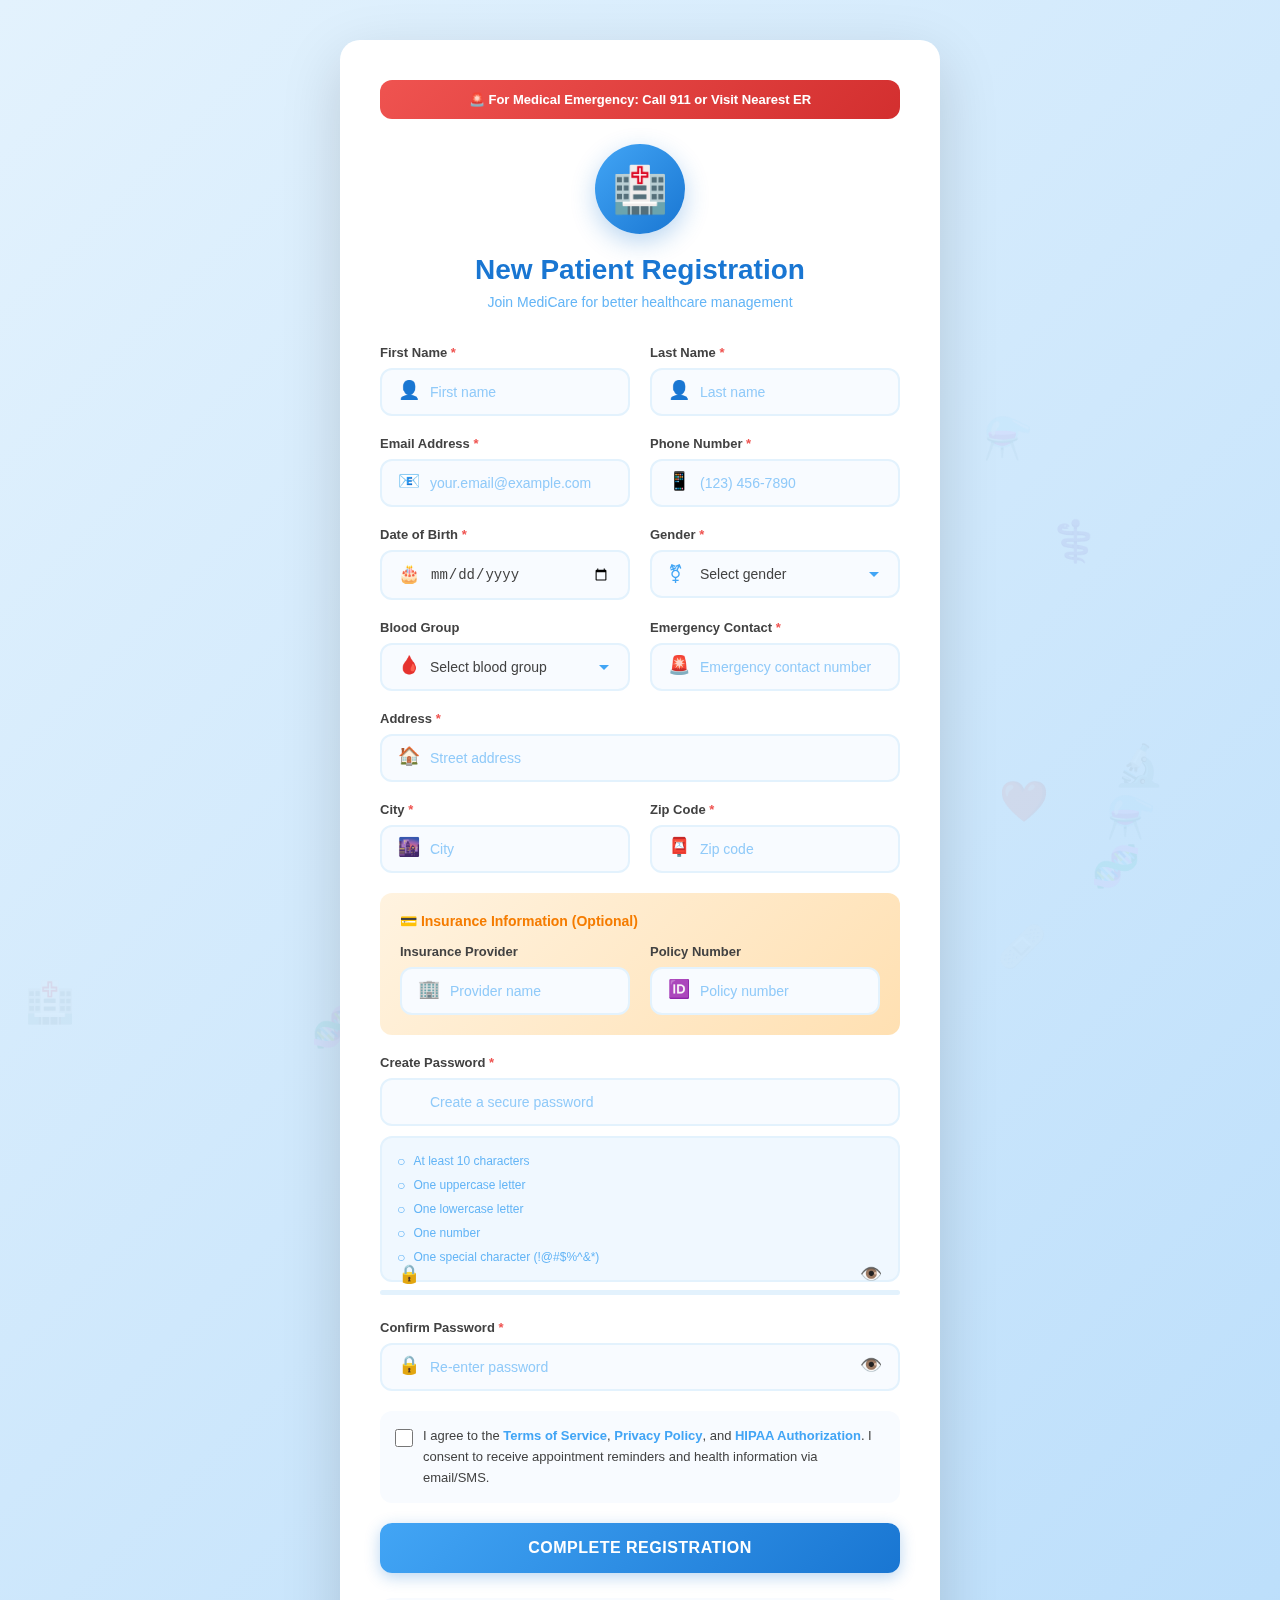
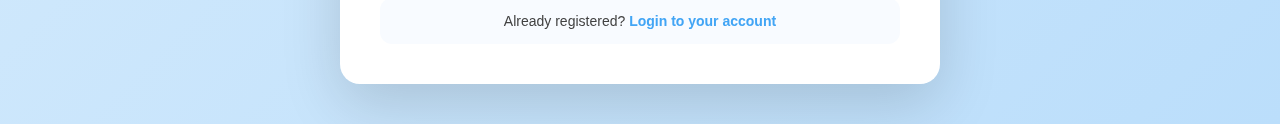
<file: index.html>
<!DOCTYPE html>
<html lang="en">
<head>
    <meta charset="UTF-8">
    <meta name="viewport" content="width=device-width, initial-scale=1.0">
    <title>MediCare - New Patient Registration</title>
    <link rel="stylesheet" href="style.css">
</head>
<body>
    <!-- Medical Background -->
    <div class="medical-icons" id="medicalIcons"></div>

    <!-- Signup Container -->
    <div class="signup-container">
        <div class="emergency-banner">
            🚨 For Medical Emergency: Call 911 or Visit Nearest ER
        </div>

        <div class="signup-header">
            <div class="logo">🏥</div>
            <h1>New Patient Registration</h1>
            <p>Join MediCare for better healthcare management</p>
        </div>

        <div class="error-message" id="errorMessage"></div>
        <div class="success-message" id="successMessage"></div>

        <form>
            <div class="form-grid">
                <div class="input-group">
                    <label>First Name <span class="required">*</span></label>
                    <span class="input-icon">👤</span>
                    <input type="text" id="firstName" placeholder="First name" required>
                </div>

                <div class="input-group">
                    <label>Last Name <span class="required">*</span></label>
                    <span class="input-icon">👤</span>
                    <input type="text" id="lastName" placeholder="Last name" required>
                </div>

                <div class="input-group">
                    <label>Email Address <span class="required">*</span></label>
                    <span class="input-icon">📧</span>
                    <input type="email" id="email" placeholder="your.email@example.com" required>
                </div>

                <div class="input-group">
                    <label>Phone Number <span class="required">*</span></label>
                    <span class="input-icon">📱</span>
                    <input type="tel" id="phone" placeholder="(123) 456-7890" required>
                </div>

                <div class="input-group">
                    <label>Date of Birth <span class="required">*</span></label>
                    <span class="input-icon">🎂</span>
                    <input type="date" id="dob" required>
                </div>

                <div class="input-group">
                    <label>Gender <span class="required">*</span></label>
                    <span class="input-icon">⚧</span>
                    <select id="gender" required>
                        <option value="">Select gender</option>
                        <option value="male">Male</option>
                        <option value="female">Female</option>
                        <option value="other">Other</option>
                    </select>
                </div>

                <div class="input-group">
                    <label>Blood Group</label>
                    <span class="input-icon">🩸</span>
                    <select id="bloodGroup">
                        <option value="">Select blood group</option>
                        <option value="A+">A+</option>
                        <option value="A-">A-</option>
                        <option value="B+">B+</option>
                        <option value="B-">B-</option>
                        <option value="AB+">AB+</option>
                        <option value="AB-">AB-</option>
                        <option value="O+">O+</option>
                        <option value="O-">O-</option>
                    </select>
                </div>

                <div class="input-group">
                    <label>Emergency Contact <span class="required">*</span></label>
                    <span class="input-icon">🚨</span>
                    <input type="tel" id="emergency" placeholder="Emergency contact number" required>
                </div>

                <div class="input-group full-width">
                    <label>Address <span class="required">*</span></label>
                    <span class="input-icon">🏠</span>
                    <input type="text" id="address" placeholder="Street address" required>
                </div>

                <div class="input-group">
                    <label>City <span class="required">*</span></label>
                    <span class="input-icon">🌆</span>
                    <input type="text" id="city" placeholder="City" required>
                </div>

                <div class="input-group">
                    <label>Zip Code <span class="required">*</span></label>
                    <span class="input-icon">📮</span>
                    <input type="text" id="zip" placeholder="Zip code" required>
                </div>
            </div>

            <div class="insurance-section">
                <h3>💳 Insurance Information (Optional)</h3>
                <div class="form-grid">
                    <div class="input-group">
                        <label>Insurance Provider</label>
                        <span class="input-icon">🏢</span>
                        <input type="text" id="insuranceProvider" placeholder="Provider name">
                    </div>
                    <div class="input-group">
                        <label>Policy Number</label>
                        <span class="input-icon">🆔</span>
                        <input type="text" id="policyNumber" placeholder="Policy number">
                    </div>
                </div>
            </div>

            <div class="form-grid">
                <div class="input-group full-width">
                    <label>Create Password <span class="required">*</span></label>
                    <span class="input-icon">🔒</span>
                    <input type="password" id="password" placeholder="Create a secure password" required>
                    <span class="toggle-password" onclick="togglePassword('password')">👁️</span>
                    
                    <div class="password-criteria">
                        <div class="criteria-item" id="criteria-length">
                            <span class="criteria-icon">○</span>
                            <span>At least 10 characters</span>
                        </div>
                        <div class="criteria-item" id="criteria-uppercase">
                            <span class="criteria-icon">○</span>
                            <span>One uppercase letter</span>
                        </div>
                        <div class="criteria-item" id="criteria-lowercase">
                            <span class="criteria-icon">○</span>
                            <span>One lowercase letter</span>
                        </div>
                        <div class="criteria-item" id="criteria-number">
                            <span class="criteria-icon">○</span>
                            <span>One number</span>
                        </div>
                        <div class="criteria-item" id="criteria-special">
                            <span class="criteria-icon">○</span>
                            <span>One special character (!@#$%^&*)</span>
                        </div>
                    </div>
                    
                    <div class="password-strength">
                        <div class="password-strength-bar" id="strengthBar"></div>
                    </div>
                    <div class="strength-text" id="strengthText"></div>
                </div>

                <div class="input-group full-width">
                    <label>Confirm Password <span class="required">*</span></label>
                    <span class="input-icon">🔒</span>
                    <input type="password" id="confirmPassword" placeholder="Re-enter password" required>
                    <span class="toggle-password" onclick="togglePassword('confirmPassword')">👁️</span>
                </div>
            </div>

            <div class="terms">
                <input type="checkbox" id="terms" required>
                <label for="terms">
                    I agree to the <a href="#">Terms of Service</a>, <a href="#">Privacy Policy</a>, and <a href="#">HIPAA Authorization</a>. I consent to receive appointment reminders and health information via email/SMS.
                </label>
            </div>

            <button type="button" class="signup-btn" onclick="handleSignup()">Complete Registration</button>
        </form>

        <div class="login-link">
            Already registered? <a href="login.html">Login to your account</a>
        </div>
    </div>

    <script src="script.js"></script>
</body>
</html>
</file>
<file: style.css>
* {
    margin: 0;
    padding: 0;
    box-sizing: border-box;
}

body {
    font-family: 'Segoe UI', Tahoma, Geneva, Verdana, sans-serif;
    min-height: 100vh;
    display: flex;
    justify-content: center;
    align-items: center;
    background: linear-gradient(135deg, #e3f2fd 0%, #bbdefb 100%);
    padding: 40px 20px;
    position: relative;
    overflow-x: hidden;
}

/* Medical Background */
.medical-icons {
    position: fixed;
    width: 100%;
    height: 100%;
    opacity: 0.08;
    pointer-events: none;
}

.floating-icon {
    position: absolute;
    font-size: 40px;
    animation: medicalFloat 20s infinite;
}

@keyframes medicalFloat {
    0%, 100% {
        transform: translateY(0) rotate(0deg);
        opacity: 0.08;
    }
    50% {
        transform: translateY(-50px) rotate(180deg);
        opacity: 0.15;
    }
}

/* Signup Container */
.signup-container {
    position: relative;
    z-index: 10;
    background: white;
    border-radius: 20px;
    padding: 40px;
    width: 100%;
    max-width: 600px;
    box-shadow: 0 20px 60px rgba(0, 0, 0, 0.15);
    animation: slideIn 0.6s ease-out;
}

@keyframes slideIn {
    from {
        opacity: 0;
        transform: translateY(-30px);
    }
    to {
        opacity: 1;
        transform: translateY(0);
    }
}

.signup-header {
    text-align: center;
    margin-bottom: 35px;
}

.logo {
    width: 90px;
    height: 90px;
    background: linear-gradient(135deg, #42a5f5 0%, #1976d2 100%);
    border-radius: 50%;
    margin: 0 auto 20px;
    display: flex;
    align-items: center;
    justify-content: center;
    font-size: 45px;
    color: white;
    box-shadow: 0 8px 24px rgba(25, 118, 210, 0.3);
}

.signup-header h1 {
    color: #1976d2;
    font-size: 28px;
    margin-bottom: 8px;
    font-weight: 700;
}

.signup-header p {
    color: #64b5f6;
    font-size: 14px;
    font-weight: 500;
}

/* Emergency Banner */
.emergency-banner {
    background: linear-gradient(135deg, #ef5350 0%, #d32f2f 100%);
    color: white;
    padding: 12px;
    border-radius: 12px;
    text-align: center;
    margin-bottom: 25px;
    font-size: 13px;
    font-weight: 600;
}

/* Form Grid */
.form-grid {
    display: grid;
    grid-template-columns: 1fr 1fr;
    gap: 20px;
}

.full-width {
    grid-column: 1 / -1;
}

/* Input Groups */
.input-group {
    position: relative;
}

.input-group label {
    display: block;
    color: #424242;
    font-size: 13px;
    font-weight: 600;
    margin-bottom: 8px;
}

.required {
    color: #ef5350;
}

.input-group input,
.input-group select {
    width: 100%;
    padding: 14px 18px 14px 48px;
    border: 2px solid #e3f2fd;
    border-radius: 12px;
    background: #f8fbff;
    font-size: 14px;
    outline: none;
    transition: all 0.3s ease;
    color: #424242;
}

.input-group select {
    cursor: pointer;
    appearance: none;
    background-image: url("data:image/svg+xml,%3Csvg xmlns='http://www.w3.org/2000/svg' width='12' height='12' viewBox='0 0 12 12'%3E%3Cpath fill='%2342a5f5' d='M6 9L1 4h10z'/%3E%3C/svg%3E");
    background-repeat: no-repeat;
    background-position: right 18px center;
    background-color: #f8fbff;
}

.input-group input:focus,
.input-group select:focus {
    background: white;
    border-color: #42a5f5;
    box-shadow: 0 0 0 4px rgba(66, 165, 245, 0.1);
}

.input-group input::placeholder {
    color: #90caf9;
}

.input-icon {
    position: absolute;
    left: 18px;
    bottom: 15px;
    color: #42a5f5;
    font-size: 18px;
}

.toggle-password {
    position: absolute;
    right: 18px;
    bottom: 15px;
    cursor: pointer;
    color: #42a5f5;
    font-size: 18px;
    user-select: none;
}

/* Password Criteria */
.password-criteria {
    background: #f0f8ff;
    border: 2px solid #e3f2fd;
    border-radius: 12px;
    padding: 15px;
    margin-top: 10px;
}

.criteria-item {
    display: flex;
    align-items: center;
    color: #64b5f6;
    font-size: 12px;
    margin-bottom: 8px;
    transition: all 0.3s ease;
}

.criteria-item:last-child {
    margin-bottom: 0;
}

.criteria-item.valid {
    color: #4caf50;
}

.criteria-icon {
    margin-right: 8px;
    font-weight: bold;
    font-size: 14px;
}

/* Password Strength */
.password-strength {
    margin-top: 8px;
    height: 5px;
    background: #e3f2fd;
    border-radius: 3px;
    overflow: hidden;
}

.password-strength-bar {
    height: 100%;
    width: 0%;
    transition: all 0.3s ease;
    border-radius: 3px;
}

.strength-text {
    font-size: 12px;
    color: #42a5f5;
    margin-top: 5px;
    text-align: right;
    font-weight: 600;
}

/* Insurance Info */
.insurance-section {
    background: linear-gradient(135deg, #fff3e0 0%, #ffe0b2 100%);
    border-radius: 12px;
    padding: 20px;
    margin: 20px 0;
}

.insurance-section h3 {
    color: #f57c00;
    font-size: 14px;
    margin-bottom: 15px;
    font-weight: 700;
}

/* Terms */
.terms {
    display: flex;
    align-items: flex-start;
    margin: 20px 0;
    font-size: 13px;
    color: #424242;
    padding: 15px;
    background: #f8fbff;
    border-radius: 12px;
}

.terms input {
    margin-right: 10px;
    margin-top: 3px;
    cursor: pointer;
    width: 18px;
    height: 18px;
    accent-color: #42a5f5;
    flex-shrink: 0;
}

.terms label {
    line-height: 1.6;
}

.terms a {
    color: #42a5f5;
    text-decoration: none;
    font-weight: 600;
}

.terms a:hover {
    color: #1976d2;
    text-decoration: underline;
}

/* Signup Button */
.signup-btn {
    width: 100%;
    padding: 16px;
    border: none;
    border-radius: 12px;
    background: linear-gradient(135deg, #42a5f5 0%, #1976d2 100%);
    color: white;
    font-size: 16px;
    font-weight: 700;
    cursor: pointer;
    transition: all 0.3s ease;
    box-shadow: 0 4px 15px rgba(25, 118, 210, 0.3);
    text-transform: uppercase;
    letter-spacing: 0.5px;
}

.signup-btn:hover:not(:disabled) {
    transform: translateY(-2px);
    box-shadow: 0 6px 20px rgba(25, 118, 210, 0.4);
}

.signup-btn:active:not(:disabled) {
    transform: translateY(0);
}

.signup-btn:disabled {
    opacity: 0.6;
    cursor: not-allowed;
}

/* Login Link */
.login-link {
    text-align: center;
    margin-top: 25px;
    color: #424242;
    font-size: 14px;
    padding: 15px;
    background: #f8fbff;
    border-radius: 12px;
}

.login-link a {
    color: #42a5f5;
    text-decoration: none;
    font-weight: 700;
    transition: color 0.3s;
}

.login-link a:hover {
    color: #1976d2;
}

/* Messages */
.error-message,
.success-message {
    padding: 12px 18px;
    border-radius: 12px;
    font-size: 13px;
    margin-bottom: 20px;
    display: none;
    font-weight: 600;
}

.error-message {
    color: #d32f2f;
    background: #ffebee;
    border: 2px solid #ef5350;
}

.success-message {
    color: #388e3c;
    background: #e8f5e9;
    border: 2px solid #4caf50;
}

/* Responsive Design */
@media (max-width: 640px) {
    .form-grid {
        grid-template-columns: 1fr;
    }
    
    .signup-container {
        padding: 30px 20px;
    }
    
    .logo {
        width: 80px;
        height: 80px;
        font-size: 40px;
    }
    
    .signup-header h1 {
        font-size: 24px;
    }
}
</file>
